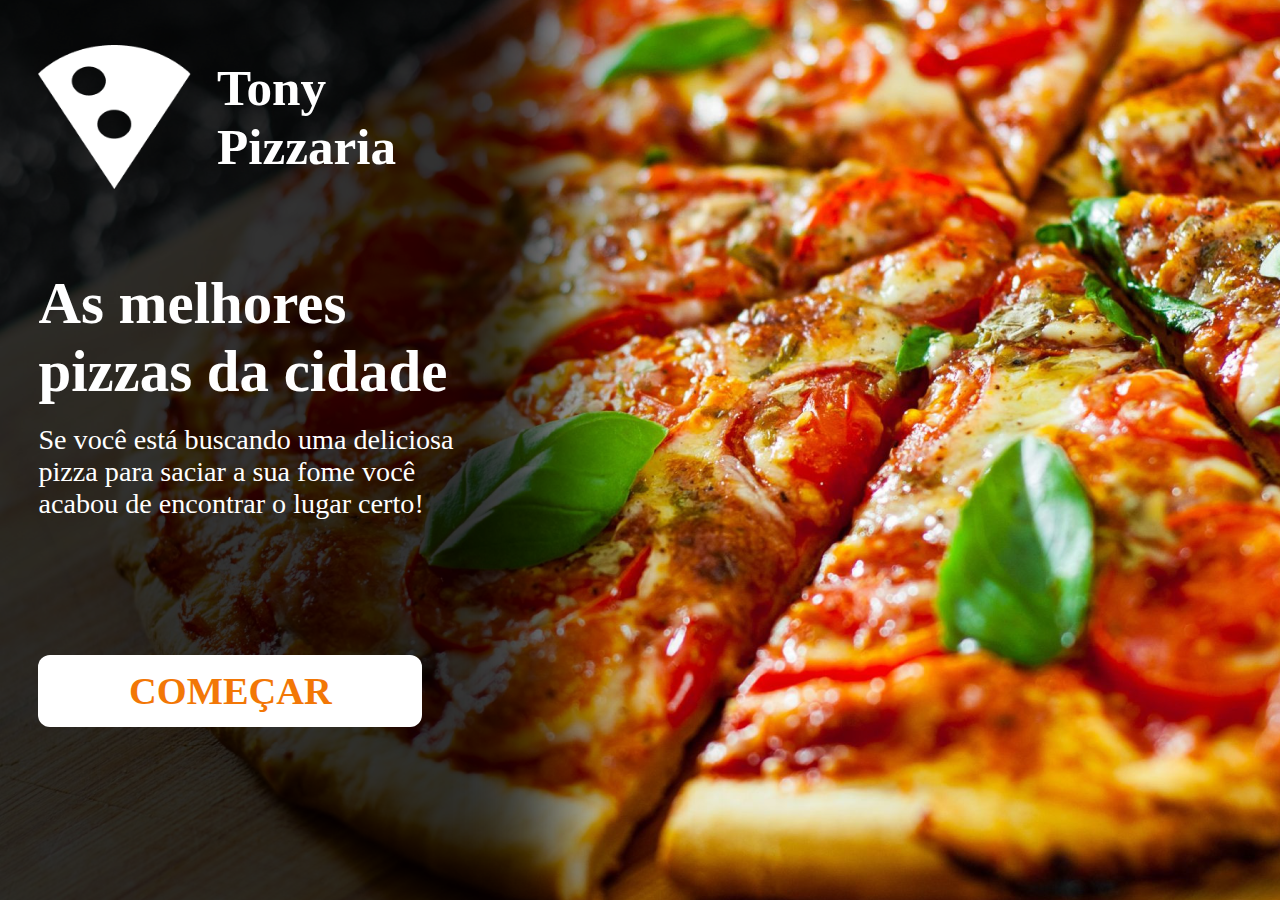
<file: index.html>
<!DOCTYPE html>
<html lang="pt-br">
<head>
    <meta charset="UTF-8">
    <meta name="viewport" content="width=device-width, initial-scale=1.0">
    <link rel="stylesheet" href="inicio.css">
    <link rel="stylesheet" href="background_inicio.css">
    <title>Document</title>
</head>
<body>
    <header>
            <img src="./img/Vector.png" alt="">
            <h1>Tony <br>Pizzaria</h1>
    </header>
    <main>
        <h2>As melhores pizzas da cidade</h2>
        <p>Se você está buscando uma deliciosa pizza para saciar a sua fome você acabou de encontrar o lugar certo!</p>
        <a href="login/login.html"><div class="comecar">
            <h3>COMEÇAR</h3>
        </div></a>
    </main>
    <div class="sombra"></div>
</body>
</html>
</file>
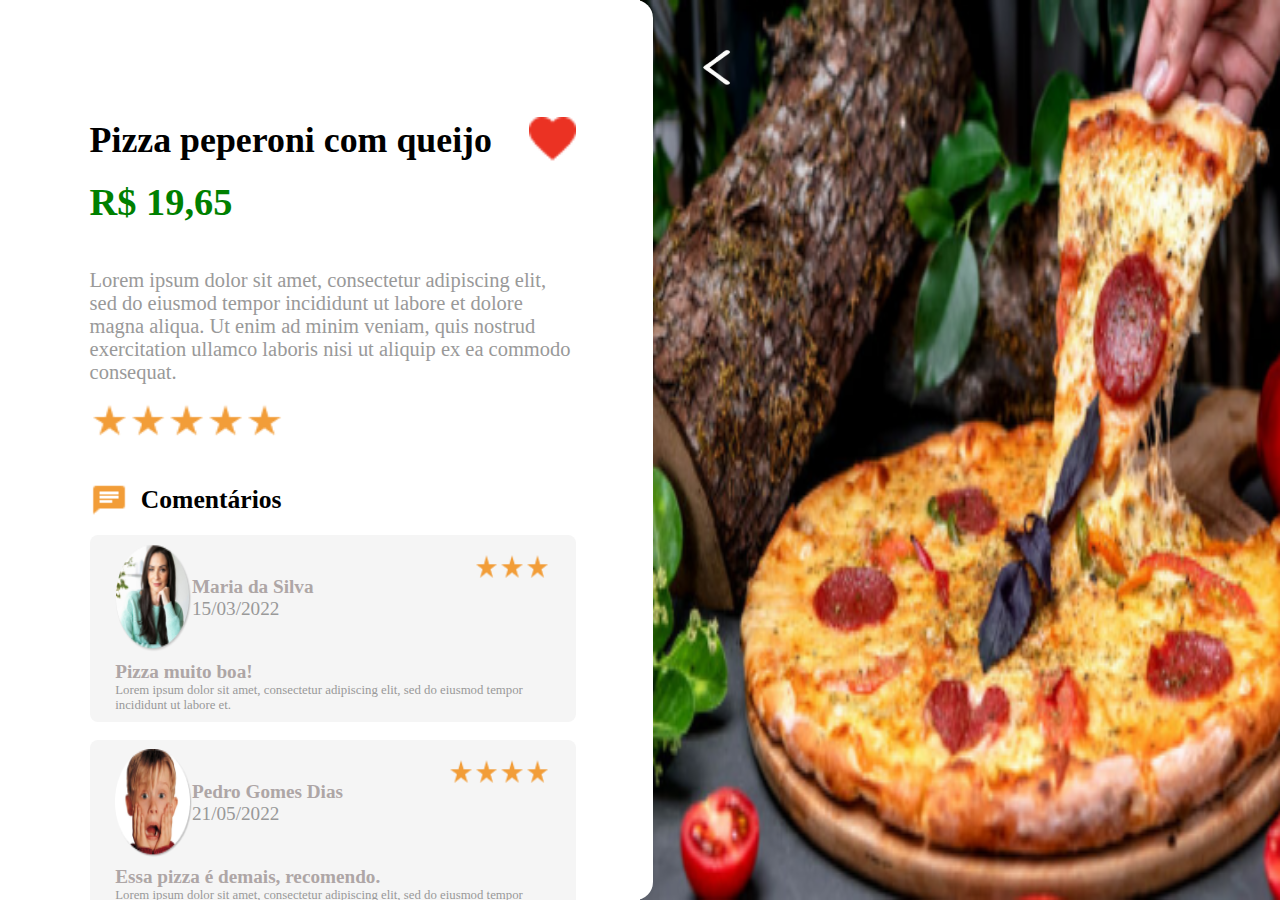
<file: comentarios/comentarios.html>
<!DOCTYPE html>
<html lang="en">
<head>
    <meta charset="UTF-8">
    <meta name="viewport" content="width=device-width, initial-scale=1.0">
    <title>Document</title>
    <link rel="stylesheet" href="comentarios.css">
</head>
<body>
    <a href="../Home/home.html">
        <img class="sair" src="../img/image-removebg-preview (8).png" alt="">
    </a>
    <img class="fundo" src="../img/pizza4 1.png" alt="">
    <main>
        <div class="intro">
            <h1>Pizza peperoni com queijo</h1>
            <img src="../img/coração.png" alt="">
        </div>
        <h2>R$ 19,65</h2>
        <p>Lorem ipsum dolor sit amet, consectetur adipiscing elit, sed do eiusmod tempor incididunt ut labore et dolore magna aliqua. Ut enim ad minim veniam, quis nostrud exercitation ullamco laboris nisi ut aliquip ex ea commodo consequat.</p>
        <div class="avaliacao">
            <img src="../img/Star rate.png" alt="">
            <img src="../img/Star rate.png" alt="">
            <img src="../img/Star rate.png" alt="">
            <img src="../img/Star rate.png" alt="">
            <img src="../img/Star rate.png" alt="">
        </div>
        <div class="titulo_comentario">
            <img src="../img/Chat.png" alt="">
            <h3>Comentários</h3>
        </div>
        <div class="comentarios">
            <div class="comentario1 comentario">
                <div class="avaliacao">
                    <img src="../img/Star rate.png" alt="">
                    <img src="../img/Star rate.png" alt="">
                    <img src="../img/Star rate.png" alt="">
                </div>
                <div class="info">
                    <img src="../img/Ellipse 7.png" alt="">
                    <div class="info_texto">
                        <h4>Maria da Silva</h4>
                        <p>15/03/2022</p>
                    </div>
                </div>
                <h5>Pizza muito boa!</h5>
                <span>Lorem ipsum dolor sit amet, consectetur adipiscing elit, sed do eiusmod tempor incididunt ut labore et.</span>
            </div>
            <div class="comentario2 comentario">
                <div class="avaliacao">
                    <img src="../img/Star rate.png" alt="">
                    <img src="../img/Star rate.png" alt="">
                    <img src="../img/Star rate.png" alt="">
                    <img src="../img/Star rate.png" alt="">
                </div>
                <div class="info">
                    <img src="../img/Ellipse 8.png" alt="">
                    <div class="info_texto">
                        <h4>Pedro Gomes Dias</h4>
                        <p>21/05/2022</p>
                    </div>
                </div>
                <h5>Essa pizza é demais, recomendo.</h5>
                <span>Lorem ipsum dolor sit amet, consectetur adipiscing elit, sed do eiusmod tempor incididunt ut labore et.</span>
            </div>
        </div>
    </main>
</body>
</html>
</file>
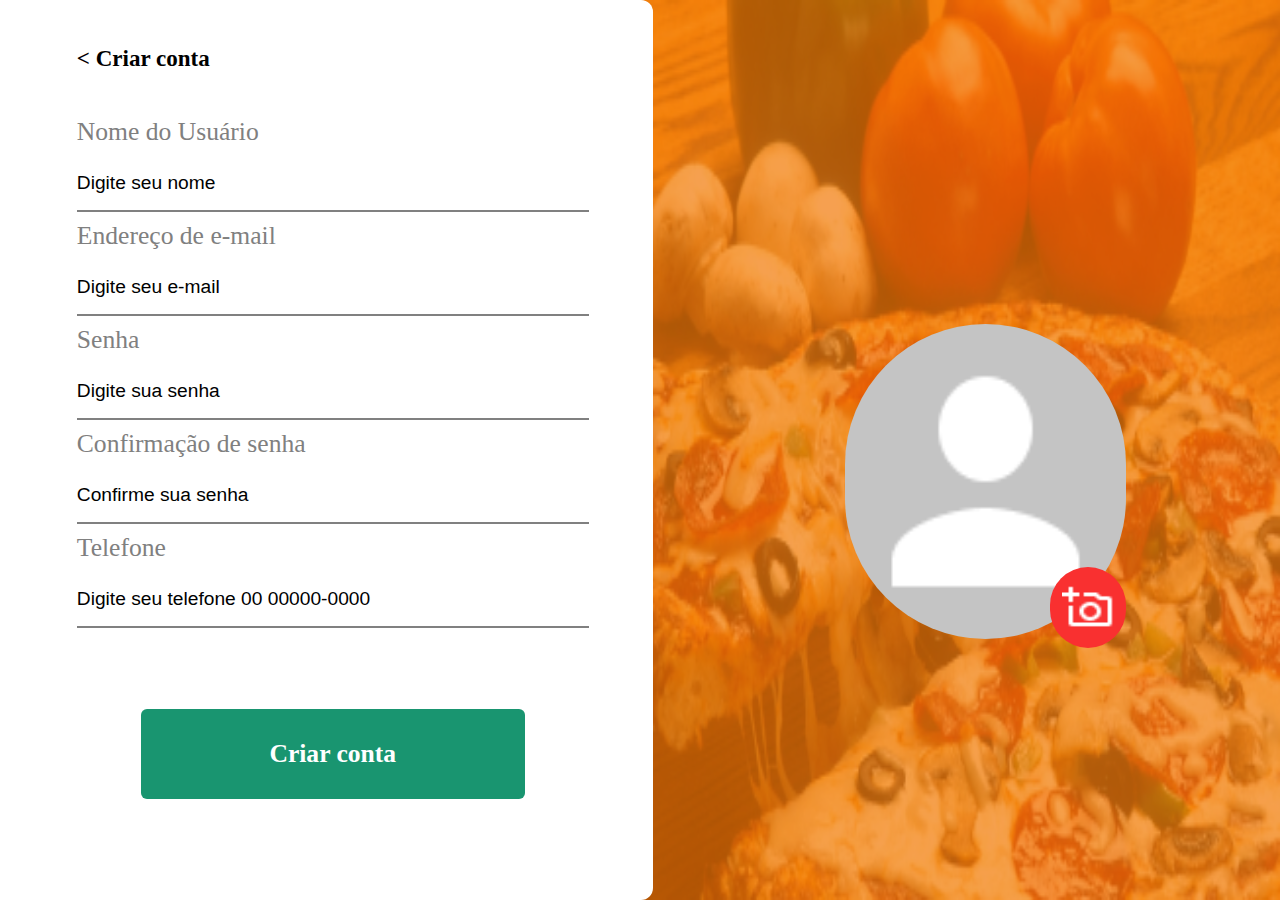
<file: criar_perfil/CPerfil.html>
<!DOCTYPE html>
<html lang="en">
<head>
    <meta charset="UTF-8">
    <meta name="viewport" content="width=device-width, initial-scale=1.0">
    <title>Document</title>
    <link rel="stylesheet" href="CPerfil.css">
</head>
<body>
    <img class="fundo" src="../img/pizza2 1.png" alt="">
    <div class="sombra"></div>
    <header>
        <a href="../login/login.html">
            <h2>< Criar conta</h2>
        </a>
    </header>
    <main>
        <div class="perfil">
            <div class="icone">
                <img src="../img/Person.png" alt="">
            </div>
            <div class="adicionar_foto">
                <img src="../img/Add a photo.png" alt="">
            </div>
        </div>
        <div class="info">
            <div class="dados">
                <div class="nome caixa">
                    <span>Nome do Usuário</span>
                    <input type="text" placeholder="Digite seu nome">
                </div>
                <div class="endereco caixa">
                    <span>Endereço de e-mail</span>
                    <input type="text" placeholder="Digite seu e-mail">
                </div>
                <div class="senha caixa">
                    <span>Senha</span>
                    <input type="text" placeholder="Digite sua senha">
                </div>
                <div class="confirme caixa">
                    <span>Confirmação de senha</span>
                    <input type="text" placeholder="Confirme sua senha">
                </div>
                <div class="telefone caixa">
                    <span>Telefone</span>
                    <input type="text" placeholder="Digite seu telefone 00 00000-0000">
                </div>
            </div>
            <div class="criar_conta">
                <h3>Criar conta</h3>
            </div>
        </div>
    </main>
</body>
</html>
</file>
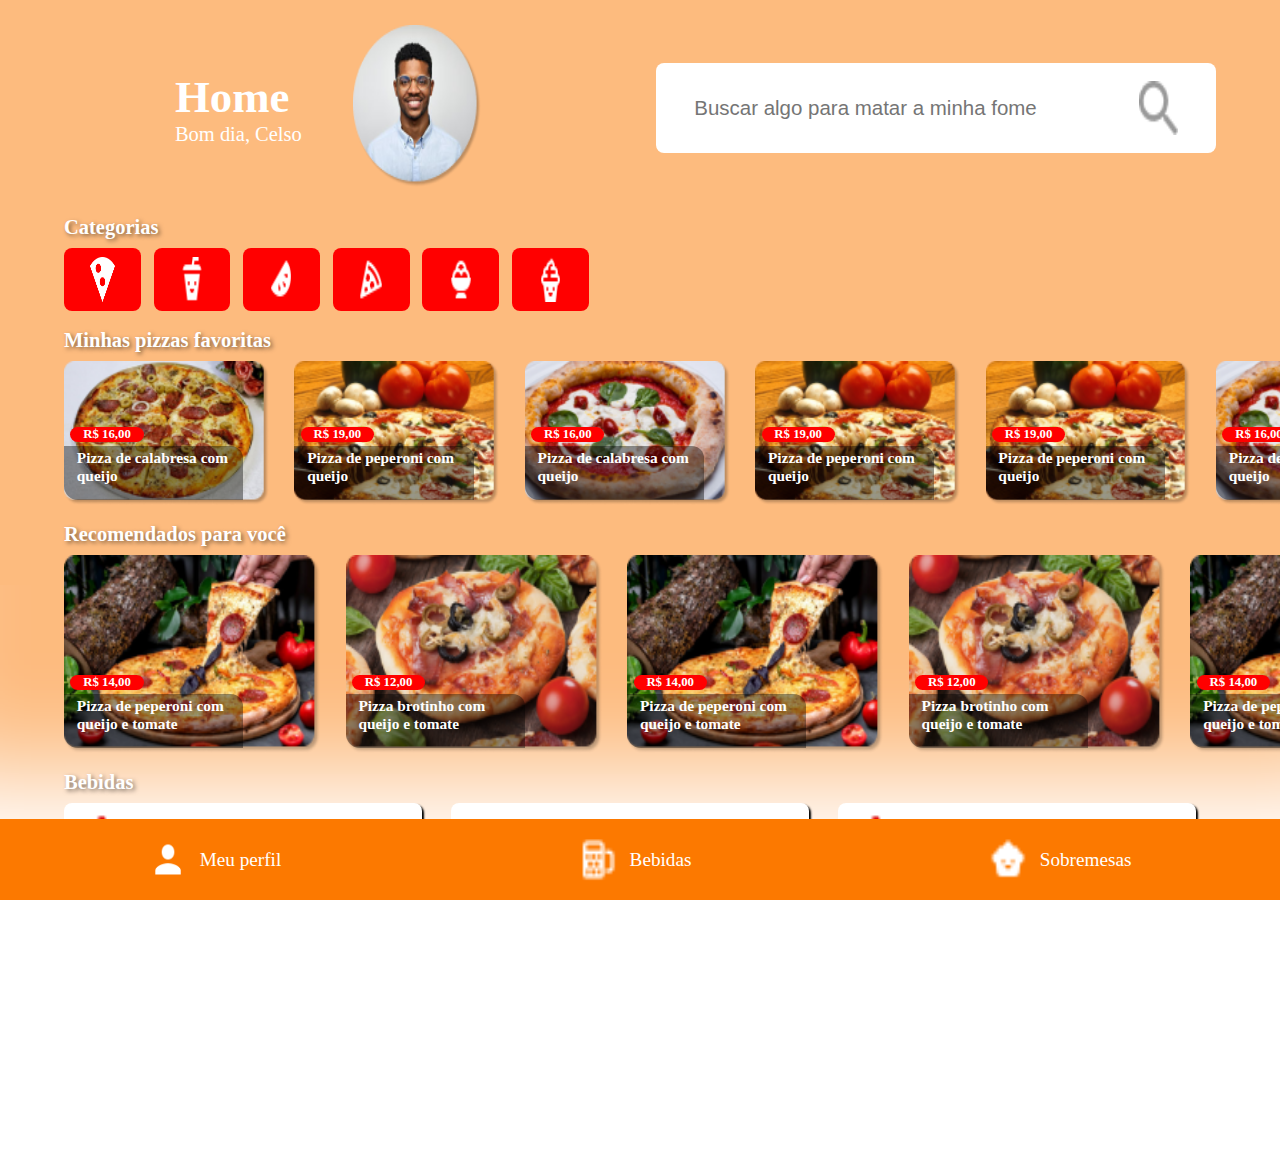
<file: Home/home.html>
<!DOCTYPE html>
<html lang="en">
<head>
    <meta charset="UTF-8">
    <meta name="viewport" content="width=device-width, initial-scale=1.0">
    <title>Document</title>
    <link rel="stylesheet" href="home.css">
</head>
<body>
    <header>
        <div class="intro">
            <div class="info">
                <h1>Home</h1>
                <span>Bom dia, Celso</span>
            </div>
            <a href="../meu_perfil/perfil.html">
                <img src="../img/Ellipse 2 (1).png" alt="">
            </a>
        </div>
        <div class="pesquisa">
            <input type="text" placeholder="Buscar algo para matar a minha fome">
            <img src="../img/lupa.png" alt="">
        </div>
    </header>
    <main>
        <h2>Categorias</h2>
        <div class="categorias">
            <img src="../img/Vector.png" alt="">
            <img src="../img/Kawaii Soda.png" alt="">
            <img src="../img/Watermelon.png" alt="">
            <img src="../img/Pizza.png" alt="">
            <img src="../img/Ice Cream Sundae.png" alt="">
            <img src="../img/Kawaii Ice Cream.png" alt="">
        </div>
        <h2>Minhas pizzas favoritas</h2>
        <div class="favoritas">
            <div class="pizza1 pizza">
                <img src="../img/Rectangle 6.png" alt="">
                <h3>R$ 16,00</h3>
                 <h4>Pizza de calabresa com queijo</h4>
            </div>
            <div class="pizza2 pizza">
                <img src="../img/Rectangle 14.png" alt="">
                <h3>R$ 19,00</h3>
                <h4>Pizza de peperoni com queijo</h4>
            </div>
            <div class="pizza3 pizza">
                <img src="../img/Rectangle 15 (1).png" alt="">
                <h3>R$ 16,00</h3>
                <h4>Pizza de calabresa com queijo</h4>
            </div>
            <div class="pizza4 pizza">
                <img src="../img/Rectangle 14.png" alt="">
                <h3>R$ 19,00</h3>
                <h4>Pizza de peperoni com queijo</h4>
            </div>
            <div class="pizza5 pizza">
                <img src="../img/Rectangle 14.png" alt="">
                <h3>R$ 19,00</h3>
                <h4>Pizza de peperoni com queijo</h4>
            </div>
            <div class="pizza3 pizza">
                <img src="../img/Rectangle 15 (1).png" alt="">
                <h3>R$ 16,00</h3>
                <h4>Pizza de calabresa com queijo</h4>
            </div>
        </div>
        <h2>Recomendados para você</h2>
        <div class="recomendados">
            <div class="pizza1 pizza_recomendados">
                <img src="../img/Rectangle 16.png" alt="">
                <h3>R$ 14,00</h3>
                <h4>Pizza de peperoni com queijo e tomate</h4>
            </div>
            <div class="pizza2 pizza_recomendados">
                <img src="../img/Rectangle 17 (1).png" alt="">
                <h3>R$ 12,00</h3>
                <h4>Pizza brotinho com queijo e tomate</h4>
            </div>
            <div class="pizza3 pizza_recomendados">
                <img src="../img/Rectangle 16.png" alt="">
                <h3>R$ 14,00</h3>
                <h4>Pizza de peperoni com queijo e tomate</h4>
            </div>
            <div class="pizza4 pizza_recomendados">
                <img src="../img/Rectangle 17 (1).png" alt="">
                <h3>R$ 12,00</h3>
                <h4>Pizza brotinho com queijo e tomate</h4>
            </div>
            <div class="pizza3 pizza_recomendados">
                <img src="../img/Rectangle 16.png" alt="">
                <h3>R$ 14,00</h3>
                <h4>Pizza de peperoni com queijo e tomate</h4>
            </div>
        </div>
        <h2>Bebidas</h2>
        <div class="bebidas">
            <div class="bebida1 bebida">
                <h6>R$ 14,99</h6>
                <img src="../img/Rectangle 29.png" alt="">
                <div class="info_texto">
                    <h5>Coca-cola 2L</h5>
                    <p>Refrigerante Garrafa 3l <br>Embalagem Econômica</p>
                </div>
            </div>
            <div class="bebida2 bebida">
                <h6>R$ 17,99</h6>
                <img src="../img/Rectangle 31.png" alt="">
                <div class="info_texto">
                    <h5>Cerveja Heineken</h5>
                    <p>Refrigerante Garrafa 3l <br>Embalagem Econômica</p>
                </div>
            </div>
            <div class="bebida3 bebida">
                <h6>R$ 14,99</h6>
                <img src="../img/Rectangle 29.png" alt="">
                <div class="info_texto">
                    <h5>Coca-cola 2L</h5>
                    <p>Refrigerante Garrafa 3l <br>Embalagem Econômica</p>
                </div>
            </div>
            <div class="bebida2 bebida">
                <h6>R$ 17,99</h6>
                <img src="../img/Rectangle 31.png" alt="">
                <div class="info_texto">
                    <h5>Cerveja Heineken</h5>
                    <p>Refrigerante Garrafa 3l <br>Embalagem Econômica</p>
                </div>
            </div>
            <div class="bebida2 bebida">
                <h6>R$ 17,99</h6>
                <img src="../img/Rectangle 31.png" alt="">
                <div class="info_texto">
                    <h5>Cerveja Heineken</h5>
                    <p>Refrigerante Garrafa 3l <br>Embalagem Econômica</p>
                </div>
            </div>
        </div>
    </main>
    <nav>
        <a href="../meu_perfil/perfil.html">
            <div class="meu_perfil navegar">
                <img src="../img/Person.png" alt="">
                <span>Meu perfil</span>
            </div>
        </a>
        <div class="Bebidas navegar">
            <img src="../img/Beer Mug.png" alt="">
            <span>Bebidas</span>
        </div>
        <div class="Sobremesas navegar">
            <img src="../img/Kawaii Cupcake.png" alt="">
            <span>Sobremesas</span>
        </div>
    </nav>
    <div class="sombra"></div>
</body>
</html>
</file>
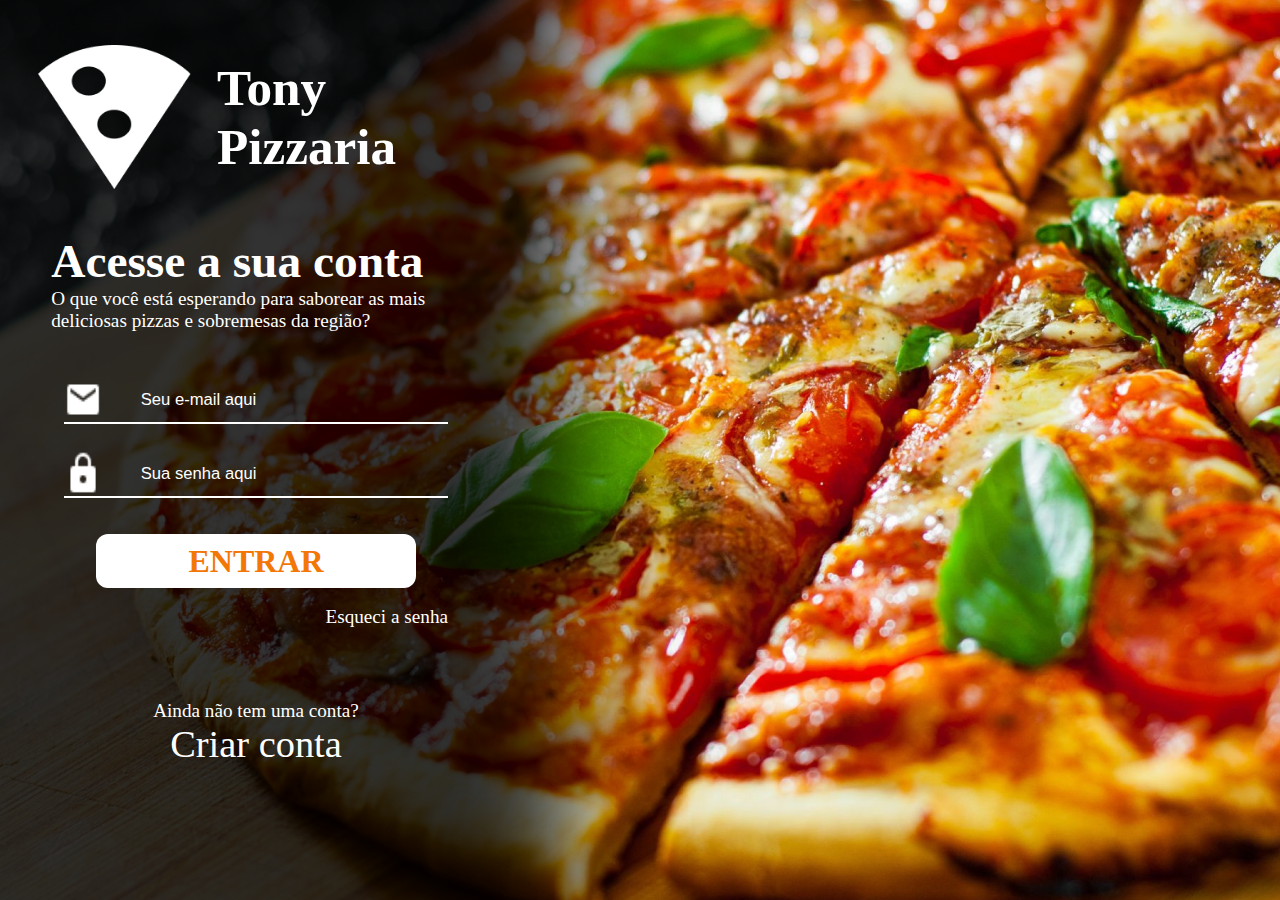
<file: login/login.html>
<!DOCTYPE html>
<html lang="pt-br">
<head>
    <meta charset="UTF-8">
    <meta name="viewport" content="width=device-width, initial-scale=1.0">
    <link rel="stylesheet" href="login.css">
    <link rel="stylesheet" href="background_login.css">
    <title>Document</title>
</head>
<body>
    <header>
            <img src="../img/Vector.png" alt="">
            <h1>Tony <br>Pizzaria</h1>
    </header>
    <main>
        <div class="texto">
            <h2>Acesse a sua conta</h2>
            <p>O que você está esperando para saborear as mais deliciosas pizzas e sobremesas da região?</p>
        </div>
        <div class="login">
            <div class="email">
                <img src="../img/Email.png" alt="">
                <input type="text" placeholder="Seu e-mail aqui">
            </div>
            <div class="senha">
                <img src="../img/Lock.png" alt="">
                <input type="text" placeholder="Sua senha aqui">
            </div>
            <a href="../Home/home.html">
                <div class="entrar">
                    <h4>ENTRAR</h4>
                </div></a>
            <span class="esqueci">Esqueci a senha</span>
            <span class="sem_conta">Ainda não tem uma conta?</span>
            <a href="../criar_perfil/CPerfil.html">
                <p>Criar conta</p>
            </a>
        </div>
    </main>
    <div class="sombra"></div>
</body>
</html>
</file>
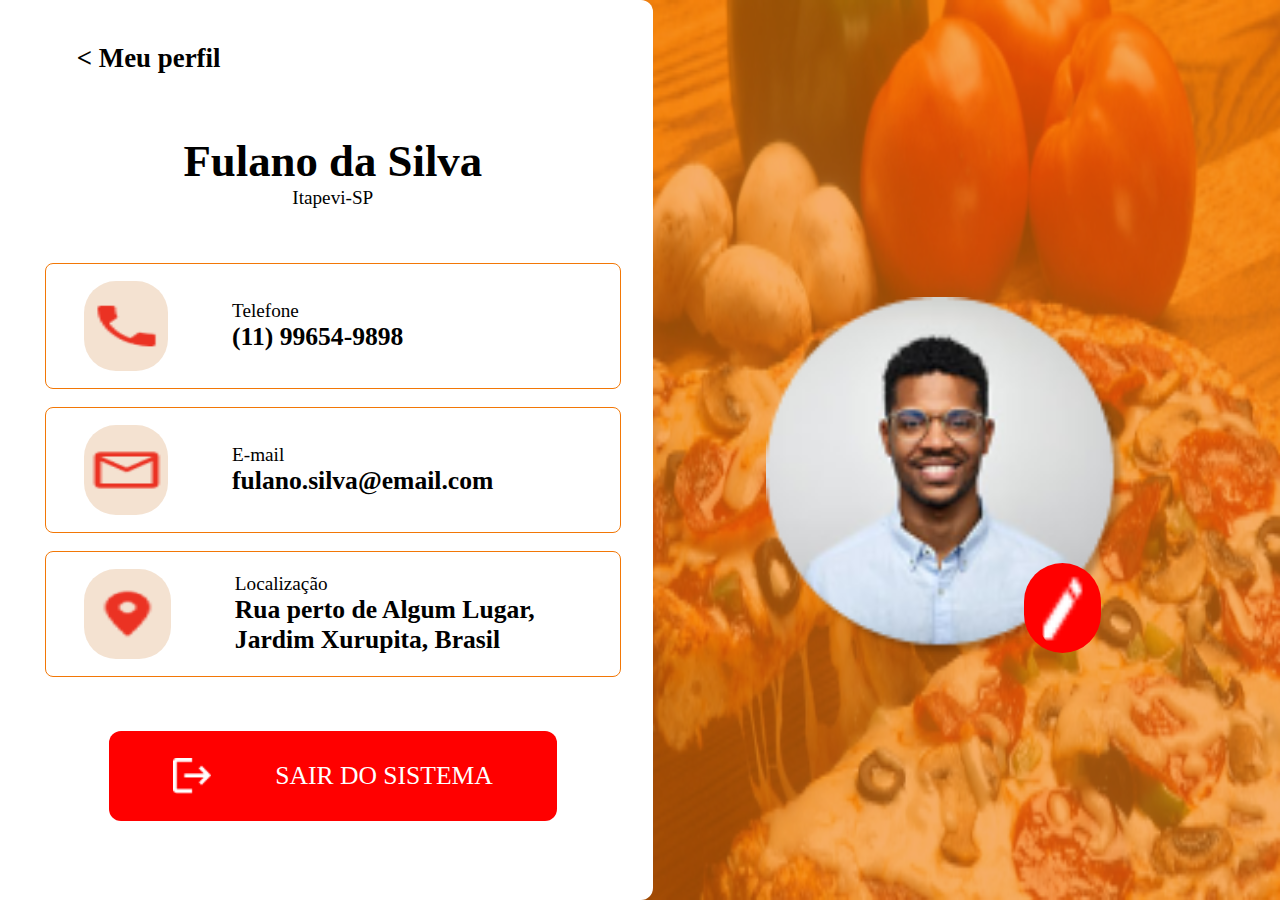
<file: meu_perfil/perfil.html>
<!DOCTYPE html>
<html lang="en">
<head>
    <meta charset="UTF-8">
    <meta name="viewport" content="width=device-width, initial-scale=1.0">
    <title>Document</title>
    <link rel="stylesheet" href="perfil.css">
</head>
<body>
    <div class="sombra"></div>
    <img class="fundo" src="../img/pizza2 1.png" alt="">
    <header>
        <a href="../Home/home.html">
            <h2>< Meu perfil</h2>
        </a>
    </header>
    <main>
        <div class="perfil">
            <img src="../img/Ellipse 2 (1).png" alt="">
            <div class="lapis">
                <img src="../img/Mode edit.png" alt="">
            </div>
        </div>
        <div class="infos">
            <div class="intro">
                <h1>Fulano da Silva</h1>
                <p>Itapevi-SP</p>
            </div>
            <div class="caixas">
                <div class="telefone caixa">
                    <div class="icone_telefone icone">
                        <img src="../img/Phone.png" alt="">
                    </div>
                    <div class="info_telefone info">
                        <p>Telefone</p>
                        <h3>(11) 99654-9898</h3>
                    </div>
                </div>
                <div class="email caixa">
                    <div class="icone_email icone">
                        <img src="../img/Mail outline.png" alt="">
                    </div>
                    <div class="info_email info">
                        <p>E-mail</p>
                        <h3>fulano.silva@email.com</h3>
                    </div>
                </div>
                <div class="localizacao caixa">
                    <div class="icone_localizacao icone">
                        <img src="../img/Location.png" alt="">
                    </div>
                    <div class="info_localizacao info">
                        <p>Localização</p>
                        <h3>Rua perto de Algum Lugar, Jardim Xurupita, Brasil</h3>
                    </div>
                </div>
            </div>
            <div class="sair">
                <img src="../img/Vector (1).png" alt="">
                <span>SAIR DO SISTEMA</span>
            </div>
        </div>
    </main>
</body>
</html>
</file>
<file: inicio.css>
*{
    margin: 0;
    padding: 0;
    box-sizing: border-box;
}

html{
    height: 100vh;
    width: 100vw;
    overflow: hidden;
}

body{
    height: 100vh;
    width: 100vw;
    display: grid;
    grid-template-areas: 
    "header"
    "main";
    grid-template-rows: 20vh 1fr;
    gap: 30vh;
}

.fundo{
    height: 100vh;
    width: 100vw;
    z-index: -1;
    position: absolute;
}

header{
    width: 100vw;
    padding: 3vh 5vw;
    display: flex;
    flex-direction: row;
    text-align: start;
    align-items: center;
    gap: 3vw;
}

header img{
    height: 15vh;
    width: 30vw;
}

header h1{
    color: white;
    font-size: 8vw;
}

.sombra{
    width: 100vw;
    height: 65vh;
    background-color: #f27706;
    position: absolute;
    opacity: 0.8;
    box-shadow: #f27706 0px 50px 100px 40px;
    z-index: -1;
}

main{
    display: flex;
    flex-direction: column;
    padding-inline: 8vw;
}

main h2{
    color: white;
    font-size: 11vw;
    width: 70vw;
    font-weight: bold;
}

main p{
    color: white;
    font-size: 5vw;
    font-weight: lighter;
    padding-bottom: 8vh;
}

main div{
    background-color: white;
    border-radius: 12px;
    text-align: center;
    display: flex;
    justify-content: center;
    align-items: center;
    height: 8vh;
    width: 80vw;
    margin-left: 2vw;
}

div h3{
    font-size: 6vw;
    color: #f27706;
    font-weight: bold;
}

a{
    text-decoration: none;
}

@media (min-width: 540px) {

    *{
        margin: 0;
        padding: 0;
        box-sizing: border-box;
    }
    
    body{
        height: 100vh;
        width: 100vw;
        display: grid;
        grid-template-areas: 
        "header"
        "main";
        grid-template-rows: 20vh 1fr;
        gap: 16vh;
    }
    
    .fundo{
        height: 100vh;
        width: 100vw;
        z-index: -1;
        position: absolute;
    }
    
    header{
        width: 100vw;
        padding: 3vh 5vw;
        display: flex;
        flex-direction: row;
        text-align: start;
        align-items: center;
        gap: 3vw;
    }
    
    header img{
        height: 15vh;
        width: 20vw;
    }
    
    header h1{
        color: white;
        font-size: 7vw;
    }
    
    .sombra{
        width: 100vw;
        height: 65vh;
        background-color: #f27706;
        position: absolute;
        opacity: 0.8;
        box-shadow: #f27706 0px 50px 100px 40px;
        z-index: -1;
    }
    
    main{
        display: flex;
        flex-direction: column;
        padding-inline: 8vw;
    }
    
    main h2{
        color: white;
        font-size: 10vw;
        width: 70vw;
        font-weight: bold;
    }
    
    main p{
        color: white;
        font-size: 4vw;
        font-weight: lighter;
        padding-bottom: 20vh;
    }
    
    main div{
        background-color: white;
        border-radius: 12px;
        text-align: center;
        display: flex;
        justify-content: center;
        align-items: center;
        height: 8vh;
        width: 80vw;
        margin-left: 2vw;
    }
    
    div h3{
        font-size: 6vw;
        color: #f27706;
        font-weight: bold;
    }
    
    a{
        text-decoration: none;
    }
}


@media (min-width: 1200px) {
    
    body{
        height: 100vh;
        width: 100vw;
        display: grid;
        grid-template-areas: 
        "header"
        "main";
        grid-template-rows: 20vh 1fr;
        gap: 10vh;
    }
    
    header{
        display: flex;
        flex-direction: row;
        width: 30vw;
        align-items: center;
        gap: 2vw;
        padding: 13vh 3vw;
    }
    
    header img{
        height: 16vh;
        width: 30vw;
    }
    
    header h1{
        color: white;
        font-size: 4vw;
    }
    
    .sombra{
        width: 30vw;
        height: 100%;
        background-color: black;
        position: absolute;
        opacity: 0.8;
        box-shadow: black 10px 50px 100px 180px;
        z-index: -1;
        left: 0;
    }
    
    main{
        width: 30vw;
        display: flex;
        flex-direction: column;
        padding-inline: 3vw;
    }
    
    main h2{
        color: white;
        font-size: 4.6vw;
        width: 35vw;
        font-weight: bold;
        margin-bottom: 2vh;
    }
    
    main p{
        color: white;
        font-size: 2.2vw;
        width: 33vw;
        font-weight: lighter;
        padding-bottom: 15vh;
    }
    
    main div{
        background-color: white;
        border-radius: 12px;
        text-align: center;
        display: flex;
        justify-content: center;
        align-items: center;
        height: 8vh;
        width: 30vw;
        margin-left: 0vw;
    }
    
    div h3{
        font-size: 3vw;
        color: #f27706;
        font-weight: bold;
    }
    
    a{
        text-decoration: none;
    } 
}
</file>
<file: background_inicio.css>
body{
    background-image: url(./img/pizza_back\ 1.png);
    background-size: cover;
}

@media (min-width:1200px) {
    body{
        background-image: url(./img/pizza_back\ 1\ \(3\).png);
        background-size: cover;
    }
}
</file>
<file: comentarios/comentarios.css>
*{
    margin: 0;
    padding: 0;
    box-sizing: border-box;
}

html{
    height: 100vh;
    width: 100vw;
    overflow: hidden;
}

body{
    height: 100vh;
    width: 100vw;
    display: flex;
    flex-direction: column;
    align-items: center;
}

.fundo{
    position: absolute;
    height: 36vh;
    width: 100vw;
    z-index: -1;
}

.sair{
    position: absolute;
    left: 2vw;
    top: 2vh;
    height: 5vh;
    width: 15vw;
}

main{
    height: 100%;
    margin-top: 31vh;
    background-color: white;
    border-top-right-radius: 18px;
    border-top-left-radius: 18px;
    padding: 3vh 6vw 2vh 6vw;
    display: flex;
    flex-direction: column;
    text-align: start;
    overflow: hidden;
    overflow-y: scroll;
}

.intro{
    display: flex;
    flex-direction: row;
    justify-content: space-between;
    width: 100%;
    align-items: center;
}

h1{
    font-size: 8vw;
}

.intro img{
    height: 3vh;
    width: 8vw;
}

h2{
    font-size: 7vw;
    color: green;
    margin-top: 2vh;
}

p{
    font-size: 4vw;
    margin-top: 2vh;
    width: 100%;
    color: #999999;
}

.avaliacao{
    display: flex;
    flex-direction: row;
    align-items: center;
    width: 100%;
}

.avaliacao img{
    height: 3vh;
    width: 7vw;
    margin-top: 2vh;
}

.titulo_comentario{
    display: flex;
    flex-direction: row;
    gap: 3vw;
    margin-top: 2vh;
    margin-bottom: 2vh;
    align-items: center;
}

.titulo_comentario img{
    height: 3.8vh;
    width: 8vw;
}

h3{
    font-size: 6vw;
}

.comentarios{
    display: flex;
    flex-direction: column;
    gap: 2vh;
}

.comentario{
    background-color: #F5F5F5;
    border-radius: 8px;
    display: flex;
    flex-direction: column;
    text-align: start;
    position: relative;
    width: 100%;
    padding: 1vh 2vw;
}

.comentario .avaliacao{
    position: absolute;
    justify-content: flex-end;
    top: 0vh;
    right: 2vw;
    display: flex;
    flex-direction: row;
    align-items: center;
}

.comentario .avaliacao img{
    width: 6vw;
    height: 3vh;
}

.info{
    display: flex;
    flex-direction: row;
    padding-bottom: 1vh;
}

.info img{
    height: 6vh;
    width: 12vw;
}

.info_texto{
    display: flex;
    flex-direction: column;
    justify-content: center;
    text-align: start;
    align-items: center;
}

h4{
    font-size: 5vw;
    color: #AEA6A6;
}

.info_texto p{
    margin-top: 0vh;
    font-size: 4vw;
}

h5{
    font-size: 5vw;
    color: #AEA6A6;
}

span{
    font-size: 4vw;
    color: #999999;
}

@media (min-width: 540px) {

    *{
        margin: 0;
        padding: 0;
        box-sizing: border-box;
    }
    
    html{
        height: 100vh;
        width: 100vw;
        overflow: hidden;
    }
    
    body{
        height: 100vh;
        width: 100vw;
        display: flex;
        flex-direction: column;
        align-items: center;
    }
    
    .fundo{
        position: absolute;
        height: 36vh;
        width: 100vw;
        z-index: -1;
    }
    
    .sair{
        position: absolute;
        left: 2vw;
        top: 2vh;
        height: 5vh;
        width: 15vw;
    }
    
    main{
        height: 100%;
        margin-top: 31vh;
        background-color: white;
        border-top-right-radius: 18px;
        border-top-left-radius: 18px;
        padding: 3vh 6vw 2vh 6vw;
        display: flex;
        flex-direction: column;
        text-align: start;
        overflow: hidden;
        overflow-y: scroll;
    }
    
    .intro{
        display: flex;
        flex-direction: row;
        justify-content: space-between;
        width: 100%;
        align-items: center;
    }
    
    h1{
        font-size: 7vw;
        width: 80%;
    }
    
    .intro img{
        height: 5vh;
        width: 8vw;
    }
    
    h2{
        font-size: 6vw;
        color: green;
        margin-top: 2vh;
    }
    
    p{
        font-size: 3.7vw;
        margin-top: 2vh;
        width: 100%;
        color: #999999;
    }
    
    .avaliacao{
        display: flex;
        flex-direction: row;
        align-items: center;
        width: 100%;
    }
    
    .avaliacao img{
        height: 4vh;
        width: 7vw;
        margin-top: 2vh;
    }
    
    .titulo_comentario{
        display: flex;
        flex-direction: row;
        gap: 3vw;
        margin-top: 2vh;
        margin-bottom: 2vh;
        align-items: center;
    }
    
    .titulo_comentario img{
        height: 3.8vh;
        width: 7vw;
    }
    
    h3{
        font-size: 5vw;
    }
    
    .comentarios{
        display: flex;
        flex-direction: column;
        gap: 2vh;
    }
    
    .comentario{
        background-color: #F5F5F5;
        border-radius: 8px;
        display: flex;
        flex-direction: column;
        text-align: start;
        position: relative;
        width: 100%;
        padding: 1vh 2vw;
    }
    
    .comentario .avaliacao{
        position: absolute;
        justify-content: flex-end;
        top: 0vh;
        right: 2vw;
        display: flex;
        flex-direction: row;
        align-items: center;
    }
    
    .comentario .avaliacao img{
        width: 6vw;
        height: 3vh;
    }
    
    .info{
        display: flex;
        flex-direction: row;
        padding-bottom: 1vh;
    }
    
    .info img{
        height: 6vh;
        width: 12vw;
    }
    
    .info_texto{
        display: flex;
        flex-direction: column;
        justify-content: center;
        text-align: start;
        align-items: center;
    }
    
    h4{
        font-size: 4.5vw;
        color: #AEA6A6;
    }
    
    .info_texto p{
        margin-top: 0vh;
        font-size: 4vw;
    }
    
    h5{
        font-size: 4vw;
        color: #AEA6A6;
    }
    
    span{
        font-size: 3vw;
        color: #999999;
    }
}

@media(min-width: 1200px){

    *{
        margin: 0;
        padding: 0;
        box-sizing: border-box;
    }
    
    html{
        height: 100vh;
        width: 100vw;
        overflow: hidden;
    }
    
    body{
        height: 100vh;
        width: 50vw;
        display: flex;
        flex-direction: column;
        align-items: center;
        padding-left: 2vw;
        background-color: white;
    }
    
    .fundo{
        position: absolute;
        height: 100vh;
        width: 50vw;
        z-index: -1;
        right: 0vw;
    }
    
    .sair{
        position: absolute;
        left: 53vw;
        top: 5vh;
        height: 5vh;
        width: 6vw;
    }
    
    main{
        height: 100%;
        width: 50vw;
        margin-top: 0vh;
        background-color: white;
        border-top-right-radius: 18px;
        border-bottom-right-radius: 18px;
        padding: 3vh 6vw 2vh 6vw;
        display: flex;
        flex-direction: column;
        text-align: start;
        overflow: hidden;
        overflow-y: scroll;
        scrollbar-width: none; /* Para navegadores Firefox */
    -ms-overflow-style: none; /* Para navegadores IE e Edge */
    }

main::-webkit-scrollbar {
    display: none;
}
    
    .intro{
        display: flex;
        flex-direction: row;
        justify-content: space-between;
        width: 100%;
        align-items: center;
        padding-top: 10vh;
    }
    
    h1{
        font-size: 2.8vw;
        width: 50vw;
    }
    
    .intro img{
        height: 5vh;
        width: 5vw;
    }
    
    h2{
        font-size: 3vw;
        color: green;
        margin-top: 2vh;
    }
    
    p{
        font-size: 1.6vw;
        margin-top: 5vh;
        width: 100%;
        color: #999999;
    }
    
    .avaliacao{
        display: flex;
        flex-direction: row;
        align-items: center;
        width: 40%;
    }
    
    .avaliacao img{
        height: 4vh;
        width: 7vw;
        margin-top: 2vh;
    }
    
    .titulo_comentario{
        display: flex;
        flex-direction: row;
        gap: 1vw;
        margin-top: 5vh;
        margin-bottom: 2vh;
        align-items: center;
    }

    
    .titulo_comentario img{
        height: 3.8vh;
        width: 3vw;
    }
    
    h3{
        font-size: 2vw;
    }
    
    .comentarios{
        display: flex;
        flex-direction: column;
        gap: 2vh;
    }
    
    .comentario{
        background-color: #F5F5F5;
        border-radius: 8px;
        display: flex;
        flex-direction: column;
        text-align: start;
        position: relative;
        width: 100%;
        padding: 1vh 2vw;
    }
    
    .comentario .avaliacao{
        position: absolute;
        justify-content: flex-end;
        top: 0vh;
        right: 2vw;
        display: flex;
        flex-direction: row;
        align-items: center;
    }
    
    .comentario .avaliacao img{
        width: 2vw;
        height: 3vh;
    }
    
    .info{
        display: flex;
        flex-direction: row;
        padding-bottom: 1vh;
    }
    
    .info img{
        height: 12vh;
        width: 6vw;
    }
    
    .info_texto{
        display: flex;
        flex-direction: column;
        justify-content: center;
        text-align: start;
        align-items: center;
    }
    
    h4{
        font-size: 1.5vw;
        color: #AEA6A6;
    }
    
    .info_texto p{
        margin-top: 0vh;
        font-size: 1.5vw;
    }
    
    h5{
        font-size: 1.5vw;
        color: #AEA6A6;
    }
    
    span{
        font-size: 1vw;
        color: #999999;
    }
}
</file>
<file: criar_perfil/CPerfil.css>
*{
    margin: 0;
    padding: 0;
    box-sizing: border-box;
}

html{
    height: 100vh;
    width: 100vw;
    overflow: hidden;
}

body{
    height: 100vh;
    width: 100vw;
    display: grid;
    grid-template-areas: 
    "header"
    "main";
    grid-template-rows: 10vh 1fr;
}

.fundo{
    height: 40vh;
    width: 100%;
    position: absolute;
    z-index: -2;
}

.sombra{
    height: 40vh;
    width: 100%;
    position: absolute;
    z-index: -1;
    background-color: #f27706;
    opacity: 0.5;
}

header{
    display: flex;
    flex-direction: row;
    align-items: center;
    width: 100%;
    padding-top: 5vh;
    padding-left: 8vw;
}

a{
    text-decoration: none;
    display: flex;
    flex-direction: row;
    width: 50vw;
    align-items: center;
}

a img{
    height: 5vh;
    width: 15vw;
}

h2{
    color: white;
    font-size: 6vw;
}

main{
    width: 100%;
    display: grid;
    grid-template-areas: 
    "perfil"
    "info";
    grid-template-rows: 20vh 1fr;
}

.perfil{
    height: 15vh;
    display: flex;
    justify-content: center;
    position: relative;
    margin-top: 3vh;
}

.icone{
    background-color: #C4C4C4;
    border-radius: 64px;
    width: 32vw;
    display: flex;
    justify-content: center;
}

.icone img{
    height: 15vh;
    width: 30vw;
}

.adicionar_foto{
    background-color: #F93030;
    height: 5vh;
    border-radius: 64px;
    width: 10vw;
    display: flex;
    justify-content: center;
    align-items: center;
    position: absolute;
    bottom: 0vh;
    right: 36vw;
}

.adicionar_foto img{
    height: 4vh;
    width: 7vw;
}

.info{
    background-color: white;
    border-top-left-radius: 12px;
    border-top-right-radius: 12px;
    width: 100%;
    display: flex;
    flex-direction: column;
    text-align: center;
}

.dados{
    padding: 3vh 10vw;
    width: 100%;
    gap: 1vh;
    display: flex;
    flex-direction: column;
    text-align: start;
}

.caixa{
    border-bottom: solid gray 2px;
    gap: 2vh;
    display: flex;
    flex-direction: column;
    padding-bottom: 1vh;
}

span{
    color: gray;
    font-size: 4vw;
}

input{
    outline: none;
    border: none;
    width: 70vw;
    height: 3vh;
    font-size: 5vw;
}

input::placeholder{
    color: black;
    font-size: 4.4vw;
}

.criar_conta{
    background-color: #199570;
    width: 80vw;
    place-self: center;
    border-radius: 6px;
    height: 6vh;
    align-items: center;
    display: flex;
    justify-content: center;
    margin-top: 8vh;
}

h3{
    color: white;
    font-size: 7vw;
}

@media (min-width: 540px) {

    *{
        margin: 0;
        padding: 0;
        box-sizing: border-box;
    }
    
    body{
        height: 100vh;
        width: 100vw;
        display: grid;
        grid-template-areas: 
        "header"
        "main";
        grid-template-rows: 10vh 1fr;
    }
    
    .fundo{
        height: 40vh;
        width: 100%;
        position: absolute;
        z-index: -2;
    }
    
    .sombra{
        height: 40vh;
        width: 100%;
        position: absolute;
        z-index: -1;
        background-color: #f27706;
        opacity: 0.5;
    }
    
    header{
        display: flex;
        flex-direction: row;
        align-items: center;
        width: 100%;
        padding-top: 5vh;
    }
    
    a{
        text-decoration: none;
        display: flex;
        flex-direction: row;
        width: 50vw;
        align-items: center;
    }
    
    a img{
        height: 4vh;
        width: 12vw;
    }
    
    h2{
        color: white;
        font-size: 5vw;
    }
    
    main{
        width: 100%;
        display: grid;
        grid-template-areas: 
        "perfil"
        "info";
        grid-template-rows: 20vh 1fr;
    }
    
    .perfil{
        height: 15vh;
        display: flex;
        justify-content: center;
        position: relative;
        margin-top: 3vh;
    }
    
    .icone{
        background-color: #C4C4C4;
        border-radius: 128px;
        width: 22vw;
        display: flex;
        justify-content: center;
    }
    
    .icone img{
        height: 15vh;
        width: 100%;
    }
    
    .adicionar_foto{
        background-color: #F93030;
        height: 5vh;
        border-radius: 128px;
        width: 8vw;
        display: flex;
        justify-content: center;
        align-items: center;
        position: absolute;
        bottom: -1vh;
        right: 39vw;
    }
    
    .adicionar_foto img{
        height: 4vh;
        width: 80%;
    }
    
    .info{
        background-color: white;
        border-top-left-radius: 12px;
        border-top-right-radius: 12px;
        width: 100%;
        display: flex;
        flex-direction: column;
        text-align: center;
    }
    
    .dados{
        padding: 3vh 10vw;
        width: 100%;
        gap: 1vh;
        display: flex;
        flex-direction: column;
        text-align: start;
    }
    
    .caixa{
        border-bottom: solid gray 2px;
        gap: 2vh;
        display: flex;
        flex-direction: column;
        padding-bottom: 1vh;
    }
    
    span{
        color: gray;
        font-size: 3vw;
    }
    
    input{
        outline: none;
        border: none;
        width: 70vw;
        height: 3vh;
        font-size: 3.8vw;
    }
    
    input::placeholder{
        color: black;
        font-size: 3.8vw;
    }
    
    .criar_conta{
        background-color: #199570;
        width: 80vw;
        place-self: center;
        border-radius: 6px;
        height: 6vh;
        align-items: center;
        display: flex;
        justify-content: center;
        margin-top: 5vh;
    }
    
    h3{
        color: white;
        font-size: 6vw;
    }
}

@media(min-width: 1200px){

    *{
        margin: 0;
        padding: 0;
        box-sizing: border-box;
    }
    
    body{
        height: 100vh;
        width: 50vw;
        display: flex;
        flex-direction: column;
        padding-left: 1vw;
    }
    
    .fundo{
        height: 100vh;
        width: 55vw;
        position: absolute;
        z-index: -2;
        right: 0vw;
    }
    
    .sombra{
        height: 100vh;
        width: 50vw;
        position: absolute;
        z-index: -1;
        background-color: #f27706;
        opacity: 0.7;
        right: 0vw;
    }
    
    header{
        display: flex;
        flex-direction: row;
        align-items: center;
        width: 50vw;
        border-top-right-radius: 12px;
        padding-top: 5vh;
        background-color: white;
        padding-bottom: 2vh;
        padding-left: 5vw;
    }
    
    a{
        text-decoration: none;
        display: flex;
        flex-direction: row;
        width: 50vw;
        align-items: center;
    }
    
    a img{
        height: 4vh;
        width: 6vw;
        background-color: black;
        position: absolute;
        visibility: hidden;
    }
    
    h2{
        color: black;
        font-size: 1.8vw;
    }
    
    main{
        height: 100vh;
        width: 50vw;
        display: flex;
        flex-direction: column;
        background-color: white;
        border-bottom-right-radius: 12px;
    }
    
    .perfil{
        height: 35vh;
        display: flex;
        justify-content: center;
        position: relative;
        margin-top: 3vh;
        position: absolute;
        right: 12vw;
        top: 33vh;
    }
    
    .icone{
        background-color: #C4C4C4;
        border-radius: 360px;
        width: 22vw;
        display: flex;
        justify-content: center;
    }
    
    .icone img{
        height: 35vh;
        width: 100%;
    }
    
    .adicionar_foto{
        background-color: #F93030;
        height: 9vh;
        border-radius: 360px;
        width: 6vw;
        display: flex;
        justify-content: center;
        align-items: center;
        position: absolute;
        bottom: -1vh;
        right: 0vw;
    }
    
    .adicionar_foto img{
        height: 5vh;
        width: 4vw;
    }
    
    .info{
        background-color: white;
        border-top-left-radius: 0px;
        border-top-right-radius: 0px;
        width: 100%;
        display: flex;
        flex-direction: column;
        text-align: center;
    }
    
    .dados{
        padding: 3vh 5vw;
        width: 100%;
        gap: 1vh;
        display: flex;
        flex-direction: column;
        text-align: start;
    }
    
    .caixa{
        border-bottom: solid gray 2px;
        gap: 2vh;
        display: flex;
        flex-direction: column;
        padding-bottom: 1vh;
    }
    
    span{
        color: gray;
        font-size: 2vw;
    }
    
    input{
        outline: none;
        border: none;
        width: 40vw;
        height: 4vh;
        font-size: 1.5vw;
    }
    
    input::placeholder{
        color: black;
        font-size: 1.5vw;
    }
    
    .criar_conta{
        background-color: #199570;
        width: 30vw;
        place-self: center;
        border-radius: 6px;
        height: 10vh;
        align-items: center;
        display: flex;
        justify-content: center;
        margin-top: 6vh;
    }
    
    h3{
        color: white;
        font-size: 2vw;
    }
}
</file>
<file: Home/home.css>
*{
    margin: 0;
    padding: 0;
    box-sizing: border-box;
}

.sombra{
    width: 100vw;
    height: 65vh;
    background-color: #FC7900;
    position: absolute;
    opacity: 0.4;
    box-shadow: #FC7900 0px 50px 100px 80px;
    z-index: -3;
    top: 0vh;
}

html {
    overflow: hidden;
}
  
body {
    height: 100vh;
    padding-bottom: 22vh;
    width: 100vw;
    display: grid;
    grid-template-areas: 
      "header"
      "main"
      "nav";
    grid-template-rows: 18vh 1fr auto;
    overflow-y: scroll;
    overflow-x: hidden;
    scrollbar-width: none; /* Para navegadores Firefox */
    -ms-overflow-style: none; /* Para navegadores IE e Edge */
}

body::-webkit-scrollbar {
    display: none;
}
  
header {
    width: 100vw;
    display: flex;
    flex-direction: column;
    padding: 2vh 5vw 0vh 5vw;
}
  
.intro {
    width: 100%;
    display: flex;
    flex-direction: row;
    justify-content: space-between;
    align-items: center;
}
  
.intro img {
    height: 8vh;
    width: 16vw;
}
  
.info {
    display: flex;
    flex-direction: column;
    text-align: start;
}
  
.info span {
    color: white;
    font-size: 5vw;
}
  
h1 {
    color: white;
    font-size: 9vw;
}
  
.pesquisa {
    background-color: white;
    border-radius: 8px;
    width: 100%;
    height: 40%;
    margin-top: 1vh;
    display: flex;
    flex-direction: row;
    justify-content: space-between;
    align-items: center;
    padding-inline: 3vw;
}
  
.pesquisa img {
    height: 4vh;
    width: 8vw;
}
  
input {
    border: none;
    outline: none;
    width: 80%;
    font-size: 5vw;
}
  
input::placeholder {
    font-size: 4vw;
}
  
main {
    width: 100%;
    padding-left: 5vw;
    display: flex;
    flex-direction: column;
}
  
h2 {
    color: white;
    font-size: 5vw;
    margin-top: 2vh;
    margin-bottom: 1vh;
}
  
.categorias {
    display: flex;
    flex-direction: row;
    gap: 3vw;
    align-items: center;
}
  
.categorias img {
    height: 7vh;
    width: 12vw;
    background-color: red;
    border-radius: 8px;
    padding: 1vh 2vw;
    align-items: center;
    display: flex;
    justify-content: center;
}
  
.favoritas {
    display: flex;
    overflow-x: auto;
    width: 100vw;
    gap: 2vw;
    padding-right: 8vw;
    overflow-y: hidden;
    scrollbar-width: none; /* Para navegadores Firefox */
    -ms-overflow-style: none; /* Para navegadores IE e Edge */
}

.favoritas::-webkit-scrollbar {
    display: none;
}
  
.pizza {
    min-width: 42vw;
    height: 14vh;
    position: relative;
}
  
.pizza img {
    height: 100%;
    width: 100%;
}
  
h3 {
    position: absolute;
    bottom: 6vh;
    background-color: red;
    border-radius: 8px;
    color: white;
    padding: 0vh 2vw;
    font-size: 3.5vw;
}
  
h4 {
    position: absolute;
    bottom: 0.6vh;
    background-color: rgb(0, 0, 0, 0.4);
    color: white;
    width: 37vw;
    height: 5vh;
    padding: 0.4vh 1vw;
    border-top-right-radius: 12px;
    font-size: 4vw;
}
  
.recomendados {
    display: flex;
    overflow-x: auto;
    width: 100vw;
    gap: 2vw;
    padding-right: 8vw;
    overflow-y: hidden;
    scrollbar-width: none; /* Para navegadores Firefox */
    -ms-overflow-style: none; /* Para navegadores IE e Edge */
}

.recomendados::-webkit-scrollbar {
    display: none;
}
  
.pizza_recomendados {
    min-width: 50vw;
    height: 17vh;
    position: relative;
}
  
.pizza_recomendados img {
    height: 100%;
    width: 100%;
}
  
.bebidas {
    display: flex;
    flex-direction: column;
    align-items: center;
    width: 100%;
    height: 13.6vh;
    gap: 1vh;
    padding-right: 10vw;
    padding-bottom: 2vh;
}
  
.bebida {
    background-color: white;
    border-radius: 8px;
    display: flex;
    flex-direction: row;
    position: relative;
    height: 10vh;
    width: 80vw;
    box-shadow: 2px 2px 2px 0px black;
    align-items: center;
}
  
.bebida img {
    height: 8vh;
    width: 12vw;
}
  
h6 {
    position: absolute;
    bottom: 1vh;
    right: 1vw;
    background-color: red;
    border-radius: 5px;
    color: white;
    padding: 0.5vh 1.5vw;
    font-size: 3vw;
}
  
.info_texto {
    display: flex;
    flex-direction: column;
    text-align: start;
}
  
.info_texto h5 {
    font-size: 4vw;
}
  
.info_texto p {
    font-size: 3vw;
}
  
nav {
    position: fixed;
    bottom: 0;
    background-color: #FC7900;
    width: 100vw;
    height: 7vh;
    display: flex;
    flex-direction: row;
    justify-content: space-around;
    align-items: center;
}
  
.navegar {
    display: flex;
    flex-direction: column;
    text-align: center;
    align-items: center;
    justify-content: center;
}
  
.navegar span {
    color: white;
    font-size: 3vw;
}
  
.navegar img {
    height: 2.8vh;
    width: 6vw;
}
  
a {
    text-decoration: none;
}
  
@media(min-width: 540px){

    *{
        margin: 0;
        padding: 0;
        box-sizing: border-box;
    }
    
    .sombra{
        width: 100vw;
        height: 65vh;
        background-color: #FC7900;
        position: absolute;
        opacity: 0.4;
        box-shadow: #FC7900 0px 11vh 100px 90px;
        z-index: -3;
        top: 0vh;
    }
    
    html {
        overflow: hidden;
    }
      
    body {
        height: 100vh;
        padding-bottom: 25vh;
        width: 100vw;
        display: grid;
        grid-template-areas: 
          "header"
          "main"
          "nav";
        grid-template-rows: 22vh 1fr auto;
        overflow-y: scroll;
        overflow-x: hidden;
    }
      
    header {
        width: 100vw;
        display: flex;
        flex-direction: column;
        padding: 2vh 5vw 0vh 5vw;
    }
      
    .intro {
        width: 100%;
        display: flex;
        flex-direction: row;
        justify-content: space-between;
        align-items: center;
    }
      
    .intro img {
        height: 12vh;
        width: 16vw;
    }
      
    .info {
        display: flex;
        flex-direction: column;
        text-align: start;
    }
      
    .info span {
        color: white;
        font-size: 3vw;
    }
      
    h1 {
        color: white;
        font-size: 7vw;
    }
      
    .pesquisa {
        background-color: white;
        border-radius: 8px;
        width: 100%;
        height: 100%;
        margin-top: 1vh;
        display: flex;
        flex-direction: row;
        justify-content: space-between;
        align-items: center;
        padding-inline: 3vw;
    }
      
    .pesquisa img {
        height: 4vh;
        width: 6vw;
    }
      
    input {
        border: none;
        outline: none;
        width: 80%;
        font-size: 3.8vw;
    }
      
    input::placeholder {
        font-size: 3.8vw;
    }
      
    main {
        width: 100%;
        padding-left: 5vw;
        display: flex;
        flex-direction: column;
    }
      
    h2 {
        color: white;
        font-size: 4vw;
        margin-top: 2vh;
        margin-bottom: 1vh;
        text-shadow: 2px 2px 4px rgba(0, 0, 0, 0.5);
    }
      
    .categorias {
        display: flex;
        flex-direction: row;
        gap: 3vw;
        align-items: center;
    }
      
    .categorias img {
        height: 7vh;
        width: 12vw;
        background-color: red;
        border-radius: 8px;
        padding: 1vh 2vw;
        align-items: center;
        display: flex;
        justify-content: center;
    }
      
    .favoritas {
        display: flex;
        overflow-x: auto;
        width: 100vw;
        gap: 2vw;
        padding-right: 8vw;
        overflow-y: hidden;
    }
      
    .pizza {
        min-width: 42vw;
        height: 16vh;
        position: relative;
    }
      
    .pizza img {
        height: 100%;
        width: 100%;
    }
      
    h3 {
        position: absolute;
        bottom: 7vh;
        background-color: red;
        border-radius: 8px;
        color: white;
        padding: 0vh 2vw;
        font-size: 3vw;
    }
      
    h4 {
        position: absolute;
        bottom: 0.6vh;
        background-color: rgb(0, 0, 0, 0.4);
        color: white;
        width: 37vw;
        height: 6vh;
        padding: 0.4vh 1vw;
        border-top-right-radius: 12px;
        font-size: 3vw;
    }
      
    .recomendados {
        display: flex;
        overflow-x: auto;
        width: 100vw;
        gap: 2vw;
        padding-right: 8vw;
        overflow-y: hidden;
    }
      
    .pizza_recomendados {
        min-width: 50vw;
        height: 20vh;
        position: relative;
    }
      
    .pizza_recomendados img {
        height: 100%;
        width: 100%;
    }
      
    .bebidas {
        display: flex;
        flex-direction: column;
        align-items: center;
        width: 100%;
        height: 13.6vh;
        gap: 1vh;
        padding-right: 10vw;
        padding-bottom: 2vh;
    }
      
    .bebida {
        background-color: white;
        border-radius: 8px;
        display: flex;
        flex-direction: row;
        position: relative;
        height: 10vh;
        width: 80vw;
        box-shadow: 2px 2px 2px 0px black;
        align-items: center;
    }
      
    .bebida img {
        height: 8vh;
        width: 12vw;
    }
      
    h6 {
        position: absolute;
        bottom: 1vh;
        right: 1vw;
        background-color: red;
        border-radius: 5px;
        color: white;
        padding: 0.5vh 1.5vw;
        font-size: 3vw;
    }
      
    .info_texto {
        display: flex;
        flex-direction: column;
        text-align: start;
    }
      
    .info_texto h5 {
        font-size: 4vw;
    }
      
    .info_texto p {
        font-size: 3vw;
    }
      
    nav {
        position: fixed;
        bottom: 0;
        background-color: #FC7900;
        width: 100vw;
        height: 7vh;
        display: flex;
        flex-direction: row;
        justify-content: space-around;
        align-items: center;
    }
      
    .navegar {
        display: flex;
        flex-direction: column;
        text-align: center;
        align-items: center;
        justify-content: center;
    }
      
    .navegar span {
        color: white;
        font-size: 3vw;
    }
      
    .navegar img {
        height: 2.8vh;
        width: 5vw;
    }
      
    a {
        text-decoration: none;
    }
}

@media (min-width: 1200px) {
    
    *{
        margin: 0;
        padding: 0;
        box-sizing: border-box;
    }
    
    .sombra{
        width: 100vw;
        height: 65vh;
        background-color: #FC7900;
        position: absolute;
        opacity: 0.5;
        box-shadow: #FC7900 0px 11vh 100px 90px;
        z-index: -3;
        top: 0vh;
    }
    
    html {
        overflow: hidden;
    }
      
    body {
        height: 100vh;
        padding-bottom: 25vh;
        width: 100vw;
        display: grid;
        grid-template-areas: 
          "header"
          "main"
          "nav";
        grid-template-rows: 22vh 1fr auto;
        overflow-y: scroll;
        overflow-x: hidden;
    }
      
    header {
        width: 100vw;
        display: flex;
        flex-direction: row;
        padding: 2vh 5vw 0vh 0vw;
        justify-content: space-between;
        align-items: center;
    }
      
    .intro {
        width: 100%;
        display: flex;
        flex-direction: row;
        justify-content: center;
        gap: 4vw;
        align-items: center;
    }
      
    .intro img {
        height: 18vh;
        width: 10vw;
    }
      
    .info {
        display: flex;
        flex-direction: column;
        text-align: start;
    }
      
    .info span {
        color: white;
        font-size: 1.6vw;
    }
      
    h1 {
        color: white;
        font-size: 3.5vw;
    }
      
    .pesquisa {
        background-color: white;
        border-radius: 8px;
        width: 80%;
        height: 50%;
        margin-top: 0vh;
        display: flex;
        flex-direction: row;
        justify-content: space-between;
        align-items: center;
        padding-inline: 3vw;
    }
      
    .pesquisa img {
        height: 6vh;
        width: 3vw;
    }
      
    input {
        border: none;
        outline: none;
        width: 80%;
        font-size: 1.6vw;
    }
      
    input::placeholder {
        font-size: 1.6vw;
    }
      
    main {
        width: 100%;
        padding-left: 5vw;
        display: flex;
        flex-direction: column;
    }
      
    h2 {
        color: white;
        font-size: 1.6vw;
        margin-top: 2vh;
        margin-bottom: 1vh;
        text-shadow: 2px 2px 4px rgba(0, 0, 0, 0.5);
    }
      
    .categorias {
        display: flex;
        flex-direction: row;
        gap: 1vw;
        align-items: center;
    }
      
    .categorias img {
        height: 7vh;
        width: 6vw;
        background-color: red;
        border-radius: 8px;
        padding: 1vh 2vw;
        align-items: center;
        display: flex;
        justify-content: center;
    }
      
    .favoritas {
        display: flex;
        overflow-x: auto;
        width: 100vw;
        gap: 2vw;
        padding-right: 8vw;
        overflow-y: hidden;
    }
      
    .pizza {
        min-width: 16vw;
        height: 16vh;
        position: relative;
    }
      
    .pizza img {
        height: 100%;
        width: 100%;
    }
      
    h3 {
        position: absolute;
        bottom: 7vh;
        left: 0.5vw;
        background-color: red;
        border-radius: 8px;
        color: white;
        padding: 0vh 1vw;
        font-size: 1vw;
    }
      
    h4 {
        position: absolute;
        bottom: 0.59vh;
        background-color: rgb(0, 0, 0, 0.4);
        color: white;
        width: 14vw;
        height: 6vh;
        padding: 0.4vh 1vw;
        border-top-right-radius: 12px;
        border-bottom-left-radius: 14px;
        font-size: 1.2vw;
    }
      
    .recomendados {
        display: flex;
        overflow-x: auto;
        width: 100vw;
        gap: 2vw;
        padding-right: 8vw;
        overflow-y: hidden;
    }
      
    .pizza_recomendados {
        min-width: 20vw;
        height: 22vh;
        position: relative;
    }
      
    .pizza_recomendados img {
        height: 100%;
        width: 100%;
    }
      
    .bebidas {
        display: grid;
        grid-template-areas: 
        "bebida bebida bebida";

        align-items: center;
        width: 100vw;
        height: 13.6vh;
        gap: 1vh;
        padding-right: 10vw;
        padding-bottom: 2vh;
    }
      
    .bebida {
        background-color: white;
        border-radius: 8px;
        display: flex;
        flex-direction: row;
        position: relative;
        height: 14vh;
        width: 28vw;
        box-shadow: 2px 2px 2px 0px black;
        align-items: center;
    }
      
    .bebida img {
        height: 12vh;
        width: 6vw;
    }
      
    h6 {
        position: absolute;
        bottom: 1vh;
        right: 1vw;
        background-color: red;
        border-radius: 5px;
        color: white;
        padding: 0.5vh 1.5vw;
        font-size: 1vw;
    }
      
    .info_texto {
        display: flex;
        flex-direction: column;
        text-align: start;
    }
      
    .info_texto h5 {
        font-size: 1.6vw;
    }
      
    .info_texto p {
        font-size: 1vw;
    }
      
    nav {
        position: fixed;
        bottom: 0;
        background-color: #FC7900;
        width: 100vw;
        height: 9vh;
        display: flex;
        flex-direction: row;
        justify-content: space-around;
        align-items: center;
    }
      
    .navegar {
        display: flex;
        flex-direction: row;
        text-align: center;
        align-items: center;
        justify-content: center;
        gap: 1vw;
    }
      
    .navegar span {
        color: white;
        font-size: 1.5vw;
    }
      
    .navegar img {
        height: 5vh;
        width: 3vw;
    }
      
    a {
        text-decoration: none;
    }
}
</file>
<file: login/login.css>
*{
    margin: 0;
    padding: 0;
    box-sizing: border-box;
}

html{
    height: 100vh;
    width: 100vw;
    overflow: hidden;
}

body{
    height: 100vh;
    width: 100vw;
    display: grid;
    grid-template-areas: 
    "header"
    "main";
    grid-template-rows: 20vh 1fr;
    gap: 6vh;
}

.fundo{
    height: 100%;
    width: 100%;
    z-index: -1;
    position: absolute;
}

header{
    width: 100%;
    padding: 3vh 5vw;
    display: flex;
    flex-direction: row;
    text-align: start;
    align-items: center;
    gap: 5vw;
}

header img{
    height: 15vh;
    width: 30vw;
}

header h1{
    color: white;
    font-size: 9vw;
}

.sombra{
    width: 100%;
    height: 65%;
    background-color: #f27706;
    position: absolute;
    opacity: 0.8;
    box-shadow: #f27706 0px 50px 100px 40px;
    z-index: -1;
}

main{
    display: flex;
    flex-direction: column;
    gap: 4vh;
}

.texto{
    padding-inline: 4vw;
    text-align: start;
}

h2{
    color: white;
    font-size: 12vw;
    width: 75vw;
}

p{
    color: white;
    font-size: 5.8vw;
    font-weight: lighter;
    width: 90vw;
}

.login{
    display: flex;
    flex-direction: column;
    align-items: center;
    justify-content: center;
    text-align: center;
}
.email{
    display: flex;
    flex-direction: row;
    border-bottom: solid white 2px;
    align-items: center;
    width: 80vw;
    gap: 8vw;
}

.email img{
    height: 4vh;
    width: 8vw;
}

input{
    color: white;
    font-size: 5vw;
    outline: none;
    border: none;
    box-shadow: none;
    background: transparent;
}

input::placeholder{
    color: white;
}

.senha{
    display: flex;
    flex-direction: row;
    align-items: center;
    border-bottom: solid white 2px;
    width: 80vw;
    gap: 8vw;
    margin-top: 3vh;
}

.senha img{
    height: 4vh;
    width: 8vw;
}

.entrar{
    background-color: white;
    border-radius: 12px;
    height: 6vh;
    width: 80vw;
    align-items: center;
    text-align: center;
    justify-content: center;
    display: flex;
    margin-top: 5vh;
}

h4{
    font-size: 6vw;
    color: #f27706;
}

.sem_conta{
    margin-top: 6vh;
}

.esqueci{
    place-self: end;
    margin-right: 10vw;
    color: white;
    margin-top: 2vh;
}

span{
    color: white;
    font-size: 5vw;
}

a{
    text-decoration: none;
}

a p {
    font-size: 8vw;
}

@media (min-width: 540px) {

    *{
        margin: 0;
        padding: 0;
        box-sizing: border-box;
    }
    
    body{
        height: 100vh;
        width: 100vw;
        display: grid;
        grid-template-areas: 
        "header"
        "main";
        grid-template-rows: 20vh 1fr;
        gap: 6vh;
        overflow: hidden;
    }
    
    .fundo{
        height: 100%;
        width: 100%;
        z-index: -1;
        position: absolute;
    }
    
    header{
        width: 100%;
        padding: 3vh 5vw;
        display: flex;
        flex-direction: row;
        text-align: start;
        align-items: center;
    }
    
    header img{
        height: 15vh;
        width: 20vw;
    }
    
    header h1{
        color: white;
        font-size: 6vw;
    }
    
    .sombra{
        width: 100%;
        height: 65%;
        background-color: #f27706;
        position: absolute;
        opacity: 0.8;
        box-shadow: #f27706 0px 50px 100px 40px;
        z-index: -1;
    }
    
    main{
        display: flex;
        flex-direction: column;
        gap: 9vh;
    }
    
    .texto{
        padding-inline: 4vw;
        text-align: start;
    }
    
    h2{
        color: white;
        font-size: 10vw;
        width: 80vw;
    }
    
    p{
        color: white;
        font-size: 4.5vw;
        font-weight: lighter;
        width: 95vw;
    }
    
    .login{
        display: flex;
        flex-direction: column;
        align-items: center;
        justify-content: center;
        text-align: center;
        width: 100%;
    }
    .email{
        display: flex;
        flex-direction: row;
        border-bottom: solid white 2px;
        align-items: center;
        width: 80vw;
        gap: 8vw;
    }
    
    input{
        color: white;
        font-size: 5vw;
        outline: none;
        border: none;
        box-shadow: none;
        background: transparent;
    }
    
    input::placeholder{
        color: white;
    }

    .email img{
        height: 4vh;
        width: 6vw;
    }
    
    .senha{
        display: flex;
        flex-direction: row;
        align-items: center;
        border-bottom: solid white 2px;
        width: 80vw;
        gap: 8vw;
        margin-top: 3vh;
    }
    
    .senha img{
        height: 4vh;
        width: 6vw;
    }
    
    .entrar{
        background-color: white;
        border-radius: 12px;
        height: 6vh;
        width: 80vw;
        align-items: center;
        text-align: center;
        justify-content: center;
        display: flex;
        margin-top: 4vh;
    }
    
    h4{
        font-size: 6vw;
        color: #f27706;
    }
    
    .sem_conta{
        margin-top: 10vh;
    }
    
    .esqueci{
        place-self: end;
        margin-right: 10vw;
        color: white;
        margin-top: 2vh;
    }
    
    span{
        color: white;
        font-size: 3.5vw;
    }
    
    a{
        text-decoration: none;
    }

    a p{
        font-size: 6vw;
    }
}

@media(min-width: 1200px){
    *{
        margin: 0;
        padding: 0;
        box-sizing: border-box;
    }
    
    body{
        height: 100vh;
        width: 100vw;
        display: grid;
        grid-template-areas: 
        "header"
        "main";
        grid-template-rows: 20vh 1fr;
        gap: 6vh;
        overflow: hidden;
    }

    header{
        display: flex;
        flex-direction: row;
        width: 30vw;
        align-items: center;
        gap: 2vw;
        padding: 13vh 3vw;
    }
    
    header img{
        height: 16vh;
        width: 30vw;
    }
    
    header h1{
        color: white;
        font-size: 4vw;
    }
    
    .sombra{
        width: 30vw;
        height: 100%;
        background-color: black;
        position: absolute;
        opacity: 0.8;
        box-shadow: black 10px 50px 100px 180px;
        z-index: -1;
        left: 0;
    }
    
    main{
        width: 30vw;
        display: flex;
        flex-direction: column;
        gap: 5vh;
    }
    
    .texto{
        padding-inline: 4vw;
        text-align: start;
    }
    
    h2{
        color: white;
        font-size: 3.7vw;
        width: 38vw;
    }
    
    p{
        color: white;
        font-size: 1.5vw;
        font-weight: lighter;
        width: 35vw;
    }
    
    .login{
        display: flex;
        flex-direction: column;
        align-items: center;
        justify-content: center;
        text-align: center;
        width: 30vw;
        margin-left: 5vw;
    }
    .email{
        display: flex;
        flex-direction: row;
        border-bottom: solid white 2px;
        align-items: center;
        width: 30vw;
        gap: 3vw;
    }

    input{
        color: white;
        font-size: 1.3vw;
        outline: none;
        border: none;
        box-shadow: none;
        background: transparent;
        width: 22vw;
    }
    
    input::placeholder{
        color: white;
    }
    
    .email img{
        height: 5vh;
        width: 3vw;
    }
    
    .senha{
        display: flex;
        flex-direction: row;
        align-items: center;
        border-bottom: solid white 2px;
        width: 30vw;
        gap: 3vw;
        margin-top: 3vh;
    }
    
    .senha img{
        height: 5vh;
        width: 3vw;
    }
    
    .entrar{
        background-color: white;
        border-radius: 12px;
        height: 6vh;
        width: 25vw;
        align-items: center;
        text-align: center;
        justify-content: center;
        display: flex;
        margin-top: 4vh;
    }
    
    h4{
        font-size: 2.5vw;
        color: #f27706;
    }
    
    .sem_conta{
        margin-top: 8vh;
    }
    
    .esqueci{
        place-self: end;
        margin-right: 0vw;
        color: white;
        margin-top: 2vh;
        font-size: 1.5vw;
    }
    
    span{
        color: white;
        font-size: 1.5vw;
    }
    
    a{
        text-decoration: none;
    }

    a p{
        font-size: 3vw;
    }
}
</file>
<file: login/background_login.css>
body{
    background-image: url(../img/pizza_back\ 1.png);
    background-size: cover;
}

@media (min-width:1200px) {
    body{
        background-image: url(../img/pizza_back\ 1\ \(3\).png);
        background-size: cover;
    }
}
</file>
<file: meu_perfil/perfil.css>
*{
    margin: 0;
    padding: 0;
    box-sizing: border-box;
}

html{
    height: 100vh;
    width: 100vw;
    overflow: hidden;
}

body{
    height: 100vh;
    width: 100%;
    display: flex;
    flex-direction: column;
    gap: 0vh;
}

.sombra{
    background-color: #f27706;
    position: absolute;
    z-index: -1;
    height: 29.2vh;
    width: 100%;
    opacity: 0.5;
}
.fundo{
    position: absolute;
    z-index: -2;
    top: -4vh;
    width: 100%;
    height: 30vh;
}

header{
    height: 13vh;
    width: 100%;
    padding-left: 8vw;
}

header img{
    height: 3vh;
    width: 8vw;
}

a{
    display: flex;
    flex-direction: row;
    height: 100%;
    width: 100%;
    text-decoration: none;
    align-items: center;
    color: white;
    font-size: 3.5vw
}

main{
    display: flex;
    flex-direction: column;
    align-items: center;
    height: 87vh;
    padding-top: 10vh;
}

.perfil{
    height: 20vh;
    position: relative;
    position: absolute;
    top: 14vh;
}

.perfil img{
    height: 16vh;
    width: 32vw;
}

.lapis{
    position: absolute;
    bottom: 3vh;
    right: 4vw;
}

.lapis img{
    height: 5vh;
    width: 10vw;
    background-color: red;
    border-radius: 18px;
    padding: 0.5vh 1vw;
}

.infos{
    border-radius: 18px;
    height: 100%;
    background-color: white;
    padding-top: 10vh;
    display: flex;
    flex-direction: column;
    align-items: center;
    width: 100%;
}

.intro{
    display: flex;
    flex-direction: column;
    align-items: center;
    text-align: center;
    width: 100%;
    margin-bottom: 6vh;
}

h1{
    font-size: 7vw;
}

.caixas{
    align-items: center;
    display: flex;
    flex-direction: column;
    gap: 2vh;
}

.caixa{
    display: flex;
    flex-direction: row;
    border: #f27706 solid 1px;
    width: 90vw;
    height: 10vh;
    border-radius: 8px;
    padding: 1vh 3vw;
    gap: 5vw;
}

.icone{
    background-color: #F4E2D1;
    border-radius: 32px;
    width: 15vw;
    height: 8vh;
    display: flex;
    align-items: center;
    justify-content: center;
}

.icone img{
    height: 5vh;
    width: 10vw;
}

.icone_localizacao{
    width: 15vw;
}

p{
    font-size: 4vw;
}

h3{
    font-size: 4.5vw;
}

.info{
    width: 65vw;
    display: flex;
    flex-direction: column;
    justify-content: flex-start;
    justify-content: center;
    height: 100%;
}

.sair{
    display: flex;
    flex-direction: row;
    height: 10vh;
    width: 60vw;
    background-color: red;
    border-radius: 12px;
    margin-top: 7vh;
    color: white;
    align-items: center;
    gap: 5vw;
    padding: 1vh 3vw;
}

.sair img{
    height: 4vh;
    width: 8vw;
}

.sair span{
    font-size: 4vw;
}

@media ( min-width: 540px) {

    *{
        margin: 0;
        padding: 0;
        box-sizing: border-box;
    }
    
    html{
        height: 100vh;
        width: 100vw;
        overflow: hidden;
    }
    
    body{
        height: 100vh;
        width: 100%;
        display: flex;
        flex-direction: column;
        gap: 0vh;
    }
    
    .sombra{
        background-color: #f27706;
        position: absolute;
        z-index: -1;
        height: 29.2vh;
        width: 100%;
        opacity: 0.5;
    }
    .fundo{
        position: absolute;
        z-index: -2;
        top: -4vh;
        width: 100%;
        height: 30vh;
    }
    
    header{
        height: 13vh;
        width: 100%;
        padding-left: 3vw;
    }
    
    header img{
        height: 4vh;
        width: 8vw;
    }
    
    a{
        display: flex;
        flex-direction: row;
        height: 100%;
        width: 100%;
        text-decoration: none;
        align-items: center;
        color: white;
        font-size: 3.5vw
    }
    
    main{
        display: flex;
        flex-direction: column;
        align-items: center;
        height: 87vh;
        padding-top: 10vh;
    }
    
    .perfil{
        height: 20vh;
        position: relative;
        position: absolute;
        top: 14vh;
    }
    
    .perfil img{
        height: 16vh;
        width: 26vw;
    }
    
    .lapis{
        position: absolute;
        bottom: 3vh;
        right: 4vw;
    }
    
    .lapis img{
        height: 5vh;
        width: 10vw;
        background-color: red;
        border-radius: 64px;
        padding: 0.5vh 1vw;
    }
    
    .infos{
        border-radius: 18px;
        height: 100%;
        background-color: white;
        padding-top: 10vh;
        display: flex;
        flex-direction: column;
        align-items: center;
        width: 100%;
    }
    
    .intro{
        display: flex;
        flex-direction: column;
        align-items: center;
        text-align: center;
        width: 100%;
        margin-bottom: 6vh;
    }
    
    h1{
        font-size: 7vw;
    }
    
    .caixas{
        align-items: center;
        display: flex;
        flex-direction: column;
        gap: 2vh;
    }
    
    .caixa{
        display: flex;
        flex-direction: row;
        border: #f27706 solid 1px;
        width: 90vw;
        height: 10vh;
        border-radius: 8px;
        padding: 1vh 3vw;
        gap: 5vw;
    }
    
    .icone{
        background-color: #F4E2D1;
        border-radius: 32px;
        width: 15vw;
        height: 8vh;
        display: flex;
        align-items: center;
        justify-content: center;
    }
    
    .icone img{
        height: 5vh;
        width: 10vw;
    }
    
    .icone_localizacao{
        width: 15vw;
    }
    
    p{
        font-size: 3vw;
    }
    
    h3{
        font-size: 3.8vw;
    }
    
    .info{
        width: 65vw;
        display: flex;
        flex-direction: column;
        justify-content: flex-start;
        justify-content: center;
        height: 100%;
    }
    
    .sair{
        display: flex;
        flex-direction: row;
        height: 10vh;
        width: 60vw;
        background-color: red;
        border-radius: 12px;
        margin-top: 7vh;
        color: white;
        align-items: center;
        gap: 5vw;
        padding: 1vh 3vw;
    }
    
    .sair img{
        height: 4vh;
        width: 8vw;
    }
    
    .sair span{
        font-size: 4vw;
    }
}

@media(min-width: 1200px) {

    *{
        margin: 0;
        padding: 0;
        box-sizing: border-box;
    }
    
    html{
        height: 100vh;
        width: 100vw;
        overflow: hidden;
    }
    
    body{
        height: 100vh;
        width: 50vw;
        display: flex;
        flex-direction: column;
        gap: 0vh;
        padding-left: 1vw;
    }
    
    .sombra{
        background-color: #f27706;
        position: absolute;
        z-index: -1;
        height: 100vh;
        width: 50vw;
        opacity: 0.6;
        right: 0vw;
    }
    .fundo{
        position: absolute;
        z-index: -2;
        right: 0vw;
        width: 55vw;
        height: 100vh;
        top: 0;
    }
    
    header{
        height: 13vh;
        width: 50vw;
        padding-left: 5vw;
        display: flex;
        flex-direction: row;
        border-top-right-radius: 12px;
        background-color: white;
    }
    
    header img{
        height: 4vh;
        width: 8vw;
    }
    
    a{
        display: flex;
        flex-direction: row;
        height: 100%;
        width: 50vw;
        text-decoration: none;
        align-items: center;
        color: black;
        font-size: 1.4vw
    }
    
    main{
        display: flex;
        flex-direction: column;
        align-items: center;
        height: 87vh;
        padding-top: 0vh;
        width: 50vw;
    }
    
    .perfil{
        height: 40vh;
        position: relative;
        position: absolute;
        top: 33vh;
        right: 12vw;
    }
    
    .perfil img{
        height: 40vh;
        width: 100%;
    }
    
    .lapis{
        position: absolute;
        bottom: 0vh;
        right: 2vw;
    }
    
    .lapis img{
        height: 10vh;
        width: 6vw;
        background-color: red;
        border-radius: 360px;
        padding: 0.5vh 1vw;
    }
    
    .infos{
        border-radius: 0px;
        height: 100%;
        background-color: white;
        padding-top: 2vh;
        display: flex;
        flex-direction: column;
        align-items: center;
        width: 50vw;
        border-bottom-right-radius: 12px;
    }
    
    .intro{
        display: flex;
        flex-direction: column;
        align-items: center;
        text-align: center;
        width: 100%;
        margin-bottom: 6vh;
    }
    
    h1{
        font-size: 3.5vw;
    }
    
    .caixas{
        align-items: center;
        display: flex;
        flex-direction: column;
        gap: 2vh;
    }
    
    .caixa{
        display: flex;
        flex-direction: row;
        border: #f27706 solid 1px;
        width: 45vw;
        height: 14vh;
        border-radius: 8px;
        padding: 1vh 3vw;
        gap: 5vw;
        align-items: center;
    }
    
    .icone{
        background-color: #F4E2D1;
        border-radius: 32px;
        width: 12vw;
        height: 10vh;
        display: flex;
        align-items: center;
        justify-content: center;
    }
    
    .icone img{
        height: 6vh;
        width: 6vw;
    }
    
    .icone_localizacao{
        width: 12.5vw;
    }
    
    p{
        font-size: 1.5vw;
    }
    
    h3{
        font-size: 2vw;
    }
    
    .info{
        width: 50vw;
        display: flex;
        flex-direction: column;
        justify-content: flex-start;
        justify-content: center;
        height: 100%;
    }
    
    .sair{
        display: flex;
        flex-direction: row;
        height: 10vh;
        width: 35vw;
        background-color: red;
        border-radius: 12px;
        margin-top: 6vh;
        color: white;
        align-items: center;
        gap: 5vw;
        padding: 1vh 3vw;
        justify-content: center;
    }
    
    .sair img{
        height: 4vh;
        width: 3vw;
    }
    
    .sair span{
        font-size: 2vw;
    }
}
</file>
